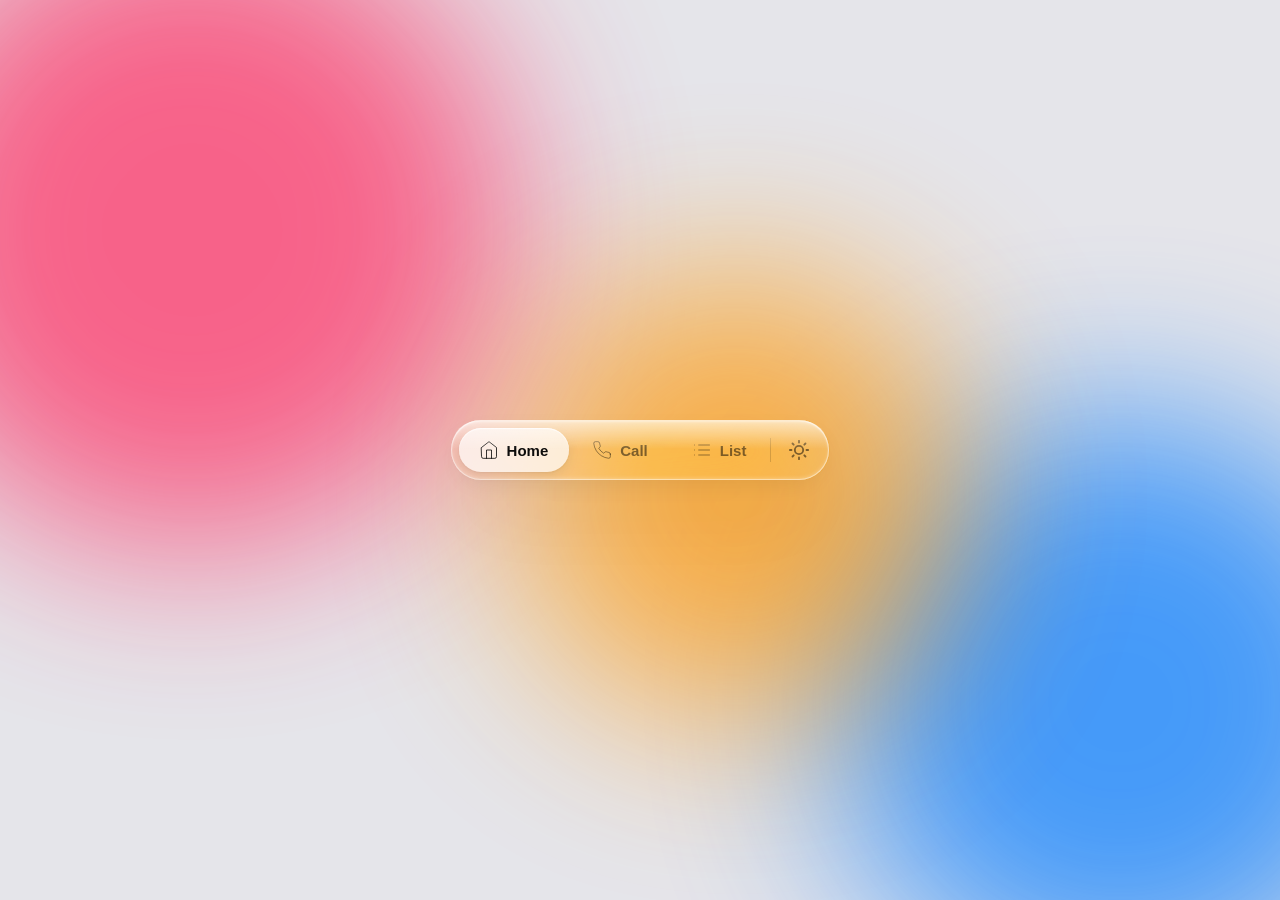
<file: Glassy style nav bar/index.html>
<!DOCTYPE html>
<html lang="en" data-theme="light">
<head>
    <meta charset="UTF-8">
    <meta name="viewport" content="width=device-width, initial-scale=1.0">
    <title>Apple Liquid Glass Nav</title>
    <style>
        /* =========================================
           1. APPLE THEME VARIABLEN
           ========================================= */
        :root {
            --bg-color: #e5e5ea;
            --blob-1: #ff2a5f;
            --blob-2: #007aff;
            --blob-3: #ff9500;
            --blob-opacity: 0.7;
            
            --glass-bg: rgba(255, 255, 255, 0.15);
            --glass-border: rgba(255, 255, 255, 0.4);
            --glass-shadow: rgba(0, 0, 0, 0.1);
            --glass-highlight: rgba(255, 255, 255, 0.8); 
            --glass-caustic: rgba(255, 255, 255, 0.4);   
            --reflection-start: rgba(255, 255, 255, 0.6); 
            --reflection-end: rgba(255, 255, 255, 0.0);
            --glare-color: rgba(255, 255, 255, 0.5);
            
            /* Slider Pill & Icons */
            --pill-bg: rgba(255, 255, 255, 0.7);
            --pill-shadow: 0 4px 12px rgba(0,0,0,0.08), 0 1px 2px rgba(0,0,0,0.05), inset 0 1px 1px rgba(255,255,255,0.8);
            --icon-color: rgba(0, 0, 0, 0.5);
            --icon-active: rgba(0, 0, 0, 0.95);
            --divider: rgba(0, 0, 0, 0.15);
        }

        [data-theme="dark"] {
            /* Hintergrund & Ambient Light Blobs */
            --bg-color: #000000;
            --blob-1: #bf5af2;
            --blob-2: #0a84ff;
            --blob-3: #ff375f;
            --blob-opacity: 0.5;
            
            /* Echtes Liquid Glass - Dark Mode */
            --glass-bg: rgba(30, 30, 35, 0.45);
            --glass-border: rgba(255, 255, 255, 0.15);
            --glass-shadow: rgba(0, 0, 0, 0.8);
            --glass-highlight: rgba(255, 255, 255, 0.25);
            --glass-caustic: rgba(255, 255, 255, 0.05);
            --reflection-start: rgba(255, 255, 255, 0.15);
            --reflection-end: rgba(255, 255, 255, 0.0);
            --glare-color: rgba(255, 255, 255, 0.15);
            
            /* Slider Pill & Icons */
            --pill-bg: rgba(60, 60, 65, 0.8);
            --pill-shadow: 0 4px 12px rgba(0,0,0,0.4), 0 1px 2px rgba(0,0,0,0.2), inset 0 1px 1px rgba(255,255,255,0.2);
            --icon-color: rgba(255, 255, 255, 0.5);
            --icon-active: #ffffff;
            --divider: rgba(255, 255, 255, 0.15);
        }

        /* =========================================
           2. GLOBALES SETUP & HINTERGRUND
           ========================================= */
        * {
            box-sizing: border-box;
            margin: 0;
            padding: 0;
        }

        body {
            height: 100vh;
            display: flex;
            justify-content: center;
            align-items: center;
            font-family: -apple-system, BlinkMacSystemFont, "SF Pro Display", "SF Pro Text", "Segoe UI", Roboto, Helvetica, Arial, sans-serif;
            background: transparent;
            -webkit-font-smoothing: antialiased;
            overflow: hidden;
        }

        .bg-mesh {
            position: absolute;
            inset: 0;
            z-index: -1;
            background: var(--bg-color);
            transition: background 0.8s ease;
            overflow: hidden;
        }

        .blob {
            position: absolute;
            border-radius: 50%;
            filter: blur(90px);
            opacity: var(--blob-opacity);
            animation: float 20s infinite alternate cubic-bezier(0.45, 0.05, 0.55, 0.95);
            will-change: transform;
            transition: background 0.8s ease, opacity 0.8s ease;
        }

        .blob-1 { width: 50vw; height: 50vw; top: -10%; left: -10%; background: var(--blob-1); animation-delay: 0s; }
        .blob-2 { width: 45vw; height: 45vw; bottom: -10%; right: -10%; background: var(--blob-2); animation-delay: -5s; }
        .blob-3 { width: 35vw; height: 35vw; top: 30%; left: 40%; background: var(--blob-3); animation-delay: -10s; }

        @keyframes float {
            0% { transform: translate(0, 0) scale(1) rotate(0deg); }
            33% { transform: translate(5%, 10%) scale(1.05) rotate(5deg); }
            66% { transform: translate(-5%, 5%) scale(0.95) rotate(-5deg); }
            100% { transform: translate(0, -10%) scale(1.1) rotate(0deg); }
        }

        .liquid-nav {
            position: relative;
            display: flex;
            align-items: center;
            padding: 8px;
            border-radius: 99px;
            
            background: var(--glass-bg);
            backdrop-filter: blur(50px) saturate(200%);
            -webkit-backdrop-filter: blur(50px) saturate(200%);
            
            box-shadow: 
                0 40px 80px -20px var(--glass-shadow),
                0 10px 30px -10px var(--glass-shadow),
                inset 0 2px 3px -1px var(--glass-highlight), 
                inset 0 -2px 4px -1px var(--glass-caustic),  
                inset 0 0 0 1px var(--glass-border);         
                
            transition: all 0.5s ease;
            z-index: 10;
        }

        
        .liquid-nav::before {
            content: '';
            position: absolute;
            top: 1px; left: 1px; right: 1px; height: 46%;
            /* Tropfenförmige Wölbung an den Rändern */
            border-radius: 99px 99px 24px 24px / 99px 99px 12px 12px;
            background: linear-gradient(180deg, var(--reflection-start) 0%, var(--reflection-end) 100%);
            pointer-events: none;
            z-index: 6; 
            transition: background 0.5s ease;
        }

        
        .liquid-glare-container {
            position: absolute;
            inset: 0;
            border-radius: 99px;
            overflow: hidden;
            pointer-events: none;
            z-index: 5; 
        }
        
        .liquid-glare {
            position: absolute;
            inset: 0;
            opacity: 0;
            transition: opacity 0.3s ease;
            background: radial-gradient(circle 90px at var(--x, 50%) var(--y, 50%), var(--glare-color) 0%, transparent 100%);
            mix-blend-mode: overlay;
        }
        
        .liquid-nav:hover .liquid-glare {
            opacity: 1;
        }

        /* =========================================
           4. NAVIGATION BUTTONS & SLIDER
           ========================================= */
        .nav-items {
            position: relative;
            display: flex;
            gap: 4px;
            z-index: 3;
        }

        .active-pill {
            position: absolute;
            top: 0; left: 0; 
            height: 44px;
            background: var(--pill-bg);
            border-radius: 99px;
            box-shadow: var(--pill-shadow);
            
            transition: transform 0.5s cubic-bezier(0.34, 1.2, 0.64, 1), 
                        width 0.5s cubic-bezier(0.34, 1.2, 0.64, 1),
                        background 0.5s ease, box-shadow 0.5s ease;
            z-index: 1; 
        }

        .nav-btn {
            position: relative;
            background: transparent;
            border: none;
            padding: 0 20px;
            height: 44px; 
            border-radius: 99px;
            font-family: inherit;
            font-size: 15px;
            font-weight: 600;
            color: var(--icon-color);
            cursor: pointer;
            -webkit-tap-highlight-color: transparent;
            transition: color 0.3s ease;
            outline: none;
            z-index: 2; 
        }

        .btn-content {
            display: flex;
            align-items: center;
            gap: 8px;
            pointer-events: none;
            transition: transform 0.2s cubic-bezier(0.32, 0.72, 0, 1);
        }

        .nav-btn:active .btn-content {
            transform: scale(0.92);
        }

        .nav-btn.active {
            color: var(--icon-active);
        }

        /* =========================================
           5. DIVIDER & DARK MODE THEME BUTTON
           ========================================= */
        .divider {
            width: 1px;
            height: 24px;
            background: var(--divider);
            margin: 0 4px;
            z-index: 3;
            transition: background 0.5s ease;
        }

        .theme-btn {
            position: relative;
            background: transparent;
            border: none;
            width: 44px;
            height: 44px;
            border-radius: 50%;
            color: var(--icon-color);
            cursor: pointer;
            -webkit-tap-highlight-color: transparent;
            z-index: 3;
            outline: none;
            margin-left: 2px;
            display: flex;
            align-items: center;
            justify-content: center;
            transition: color 0.3s ease;
        }

        .theme-btn:hover, .theme-btn:active {
            color: var(--icon-active);
        }

        .theme-icon-wrapper {
            position: relative;
            width: 20px;
            height: 20px;
            pointer-events: none;
            transition: transform 0.2s cubic-bezier(0.32, 0.72, 0, 1);
        }

        .theme-btn:active .theme-icon-wrapper {
            transform: scale(0.8);
        }

        .theme-icon-wrapper svg {
            position: absolute;
            top: 0; left: 0;
            transition: transform 0.5s cubic-bezier(0.34, 1.2, 0.64, 1), opacity 0.4s ease;
            stroke-width: 2.2;
        }

        .sun { opacity: 1; transform: rotate(0deg) scale(1); }
        .moon { opacity: 0; transform: rotate(-90deg) scale(0); }

        [data-theme="dark"] .sun { opacity: 0; transform: rotate(90deg) scale(0); }
        [data-theme="dark"] .moon { opacity: 1; transform: rotate(0deg) scale(1); }

    </style>
</head>
<body>

    <div class="bg-mesh">
        <div class="blob blob-1"></div>
        <div class="blob blob-2"></div>
        <div class="blob blob-3"></div>
    </div>

    <nav class="liquid-nav" id="nav">
        <div class="liquid-glare-container">
            <div class="liquid-glare" id="glare"></div>
        </div>

        <div class="nav-items">
            <div class="active-pill" id="active-pill"></div>

            <button class="nav-btn active">
                <div class="btn-content">
                    <svg width="20" height="20" viewBox="0 0 24 24" fill="none" stroke="currentColor" stroke-linecap="round" stroke-linejoin="round">
                        <path d="M3 9l9-7 9 7v11a2 2 0 0 1-2 2H5a2 2 0 0 1-2-2z"></path>
                        <polyline points="9 22 9 12 15 12 15 22"></polyline>
                    </svg>
                    <span>Home</span>
                </div>
            </button>

            <button class="nav-btn">
                <div class="btn-content">
                    <svg width="20" height="20" viewBox="0 0 24 24" fill="none" stroke="currentColor" stroke-linecap="round" stroke-linejoin="round">
                        <path d="M22 16.92v3a2 2 0 0 1-2.18 2 19.79 19.79 0 0 1-8.63-3.07 19.5 19.5 0 0 1-6-6 19.79 19.79 0 0 1-3.07-8.67A2 2 0 0 1 4.11 2h3a2 2 0 0 1 2 1.72 12.84 12.84 0 0 0 .7 2.81 2 2 0 0 1-.45 2.11L8.09 9.91a16 16 0 0 0 6 6l1.27-1.27a2 2 0 0 1 2.11-.45 12.84 12.84 0 0 0 2.81.7A2 2 0 0 1 22 16.92z"></path>
                    </svg>
                    <span>Call</span>
                </div>
            </button>

            <button class="nav-btn">
                <div class="btn-content">
                    <svg width="20" height="20" viewBox="0 0 24 24" fill="none" stroke="currentColor" stroke-linecap="round" stroke-linejoin="round">
                        <line x1="8" y1="6" x2="21" y2="6"></line>
                        <line x1="8" y1="12" x2="21" y2="12"></line>
                        <line x1="8" y1="18" x2="21" y2="18"></line>
                        <line x1="3" y1="6" x2="3.01" y2="6"></line>
                        <line x1="3" y1="12" x2="3.01" y2="12"></line>
                        <line x1="3" y1="18" x2="3.01" y2="18"></line>
                    </svg>
                    <span>List</span>
                </div>
            </button>
        </div>

        <div class="divider"></div>

        <button class="theme-btn" id="theme-btn" aria-label="Dark Mode Toggle">
            <div class="theme-icon-wrapper">
                <svg class="sun" width="20" height="20" viewBox="0 0 24 24" fill="none" stroke="currentColor" stroke-linecap="round" stroke-linejoin="round">
                    <circle cx="12" cy="12" r="5"></circle>
                    <line x1="12" y1="1" x2="12" y2="3"></line>
                    <line x1="12" y1="21" x2="12" y2="23"></line>
                    <line x1="4.22" y1="4.22" x2="5.64" y2="5.64"></line>
                    <line x1="18.36" y1="18.36" x2="19.78" y2="19.78"></line>
                    <line x1="1" y1="12" x2="3" y2="12"></line>
                    <line x1="21" y1="12" x2="23" y2="12"></line>
                    <line x1="4.22" y1="19.78" x2="5.64" y2="18.36"></line>
                    <line x1="18.36" y1="5.64" x2="19.78" y2="4.22"></line>
                </svg>
                <svg class="moon" width="20" height="20" viewBox="0 0 24 24" fill="none" stroke="currentColor" stroke-linecap="round" stroke-linejoin="round">
                    <path d="M21 12.79A9 9 0 1 1 11.21 3 7 7 0 0 0 21 12.79z"></path>
                </svg>
            </div>
        </button>
    </nav>

    <script>
        document.addEventListener("DOMContentLoaded", () => {
            const navButtons = document.querySelectorAll(".nav-btn");
            const activePill = document.getElementById("active-pill");
            const themeBtn = document.getElementById("theme-btn");
            const nav = document.getElementById("nav");
            const glare = document.getElementById("glare");

            function updatePill(btn, smooth = true) {
                if (!btn) return;
                
                if (!smooth) {
                    activePill.style.transition = 'none';
                } else {
                    activePill.style.transition = 'transform 0.5s cubic-bezier(0.34, 1.2, 0.64, 1), width 0.5s cubic-bezier(0.34, 1.2, 0.64, 1), background 0.5s ease, box-shadow 0.5s ease';
                }
                
                activePill.style.width = `${btn.offsetWidth}px`;
                activePill.style.transform = `translateX(${btn.offsetLeft}px)`;
            }

            const initialActive = document.querySelector(".nav-btn.active");
            if (initialActive) {
                setTimeout(() => {
                    updatePill(initialActive, false);
                    void activePill.offsetWidth; 
                }, 50);
            }

            navButtons.forEach(btn => {
                btn.addEventListener("click", () => {
                    navButtons.forEach(b => b.classList.remove("active"));
                    btn.classList.add("active");
                    updatePill(btn);
                });
            });

            themeBtn.addEventListener("click", () => {
                const root = document.documentElement;
                const isDark = root.getAttribute("data-theme") === "dark";
                root.setAttribute("data-theme", isDark ? "light" : "dark");
                
                setTimeout(() => {
                    const active = document.querySelector(".nav-btn.active");
                    if (active) updatePill(active);
                }, 100);
            });

            window.addEventListener("resize", () => {
                const active = document.querySelector(".nav-btn.active");
                if (active) updatePill(active, false);
            });

            nav.addEventListener("mousemove", (e) => {
                const rect = nav.getBoundingClientRect();
                const x = e.clientX - rect.left;
                const y = e.clientY - rect.top;
                
                glare.style.setProperty("--x", `${x}px`);
                glare.style.setProperty("--y", `${y}px`);
            });
        });
    </script>
</body>
</html>
</file>
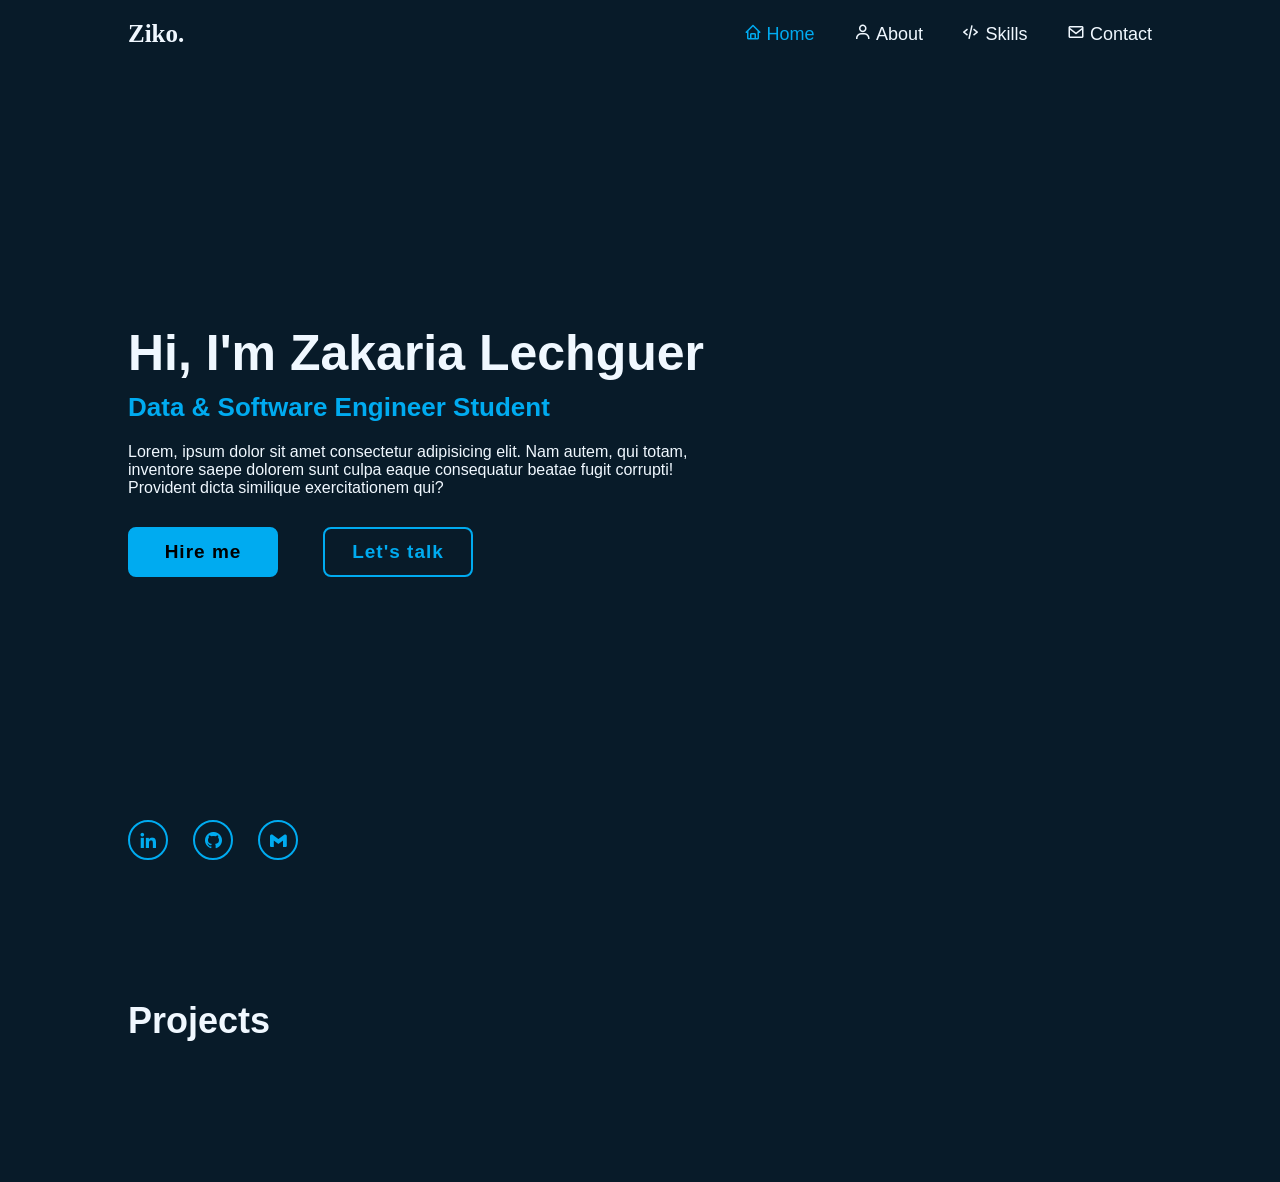
<file: Portfolio/index.html>
<!DOCTYPE html>
<html lang="en">
<head>
    <meta charset="UTF-8">
    <meta name="viewport" content="width=device-width, initial-scale=1.0">
    <title>Zakaria Lechguer | Portfolio</title>
    <link rel="stylesheet" href="style.css">
    <link rel="stylesheet" href="projects.css">
    <link href='https://unpkg.com/boxicons@2.1.4/css/boxicons.min.css' rel='stylesheet'>
</head>
<body>
    <!-- header design -->
     <header class="header">
        <a href="#" class="logo">Ziko.</a>
        <input type="checkbox" id="menu-toggle">
        <label for="menu-toggle" class="menu-icon">
            <i class='bx bx-menu'></i>
        </label>
        <nav class="nav-sidebar">
            <button class="close-btn">
                <i class='bx bx-x'></i>
            </button>
            <a href="#" class="active"><i class='bx bx-home'></i> Home</a>
            <a href="#"><i class='bx bx-user'></i> About</a>
            <a href="#"><i class='bx bx-code-alt'></i> Skills</a>
            <a href="#"><i class='bx bx-envelope'></i> Contact</a>
        </nav>
        <nav class="navbar">
            <a href="#" class="active"><i class='bx bx-home'></i> Home</a>
            <a href="#"><i class='bx bx-user'></i> About</a>
            <a href="#"><i class='bx bx-code-alt'></i> Skills</a>
            <a href="#"><i class='bx bx-envelope'></i> Contact</a>
        </nav>
     </header>
     <!-- home section design -->
      <section class="home">
            <div class="home-content">
                <h1>Hi, I'm Zakaria Lechguer</h1>
                <h3>Data & Software Engineer Student</h3>
                <p>Lorem, ipsum dolor sit amet consectetur adipisicing elit. Nam autem, qui totam, inventore saepe dolorem sunt culpa eaque consequatur beatae fugit corrupti! Provident dicta similique exercitationem qui?</p>
                <div class="btn-box">
                    <a href="#">Hire me</a>
                    <a href="#">Let's talk</a>
                </div>
            </div>
            <div class="home-sci">
                <a href="#"><i class="bx bxl-linkedin"></i></a>
                <a href="#"><i class="bx bxl-github"></i></a>
                <a href="#"><i class="bx bxl-gmail"></i></a>
            </div>
      </section>

      <section class="projects" id="projects">
        <h2>Projects</h2>
        <div class="projects-container" id="projects-container">
            <!-- projects will be injected here -->
        </div>
        <div id="scroll-trigger"></div>
      </section>
      
    <script src="index.js"></script>
</body>
</html>
</file>
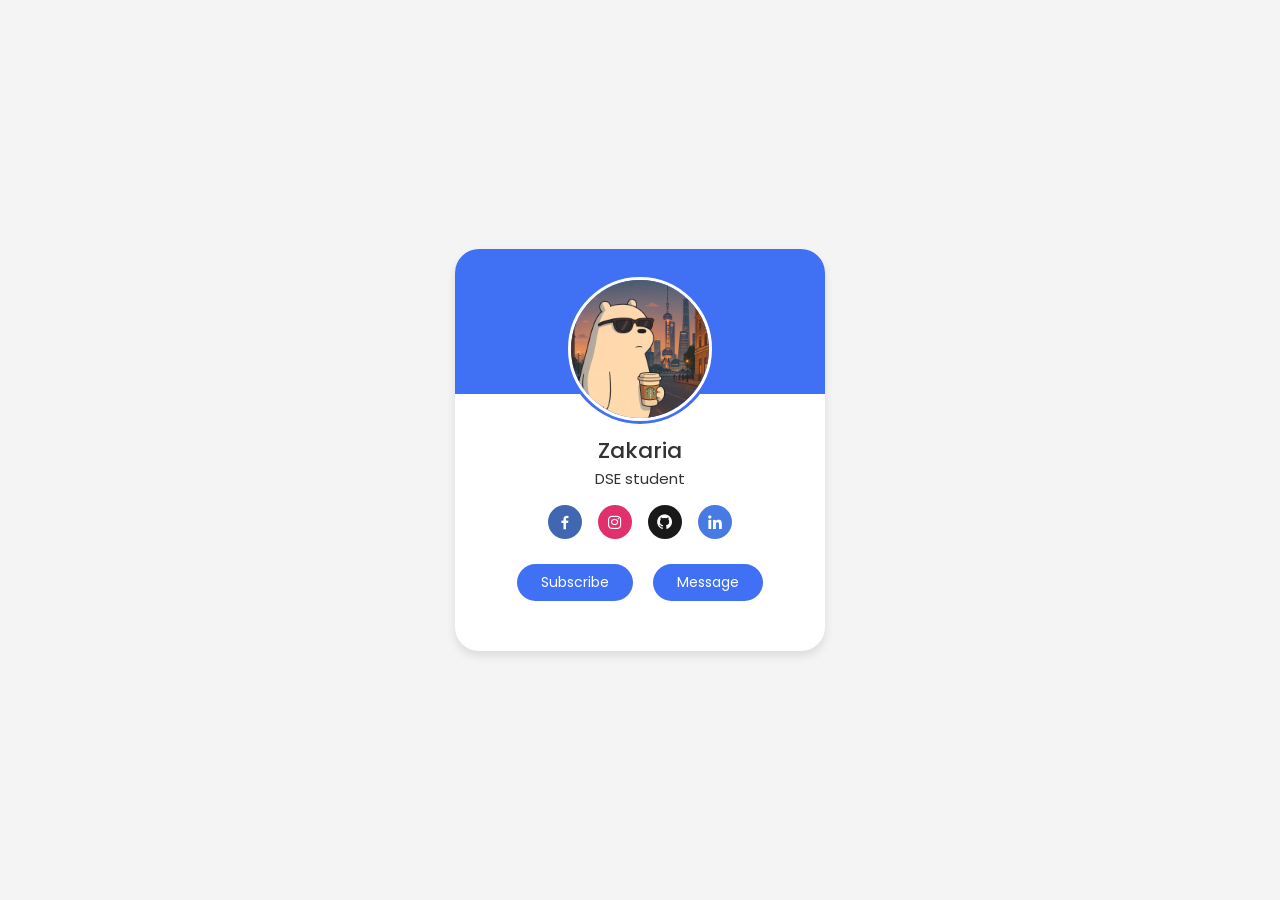
<file: page/test.html>
<!DOCTYPE html>
<html lang="en">
<head>
    <meta charset="UTF-8">
    <meta name="viewport" content="width=device-width, initial-scale=1.0">
    <link rel="stylesheet" type="text/css" href="test.css">
    <title>Profile Card UI Design</title>
    <link href='https://unpkg.com/boxicons@2.1.4/css/boxicons.min.css' rel='stylesheet'>
</head>
<body>
    <div class="profile-card">
        <div class="image">
            <img src="9d9fe08a397670cf7aa24facaddcceee.jpg" alt="" class="profile-img">
        </div>
        <div class="text-data">
            <span class="name">Zakaria</span>
            <span class="Career">DSE student</span>
        </div>
        <div class="media-botton">
            <a href="#" style="background: #4267b2" class="link">
                <i class="bx bxl-facebook"></i>
            </a>
            <a href="#" style="background: #e1306c" class="link">
                <i class="bx bxl-instagram"></i>
            </a>
            <a href="#" style="background: #1a1919" class="link">
                <i class="bx bxl-github"></i>
            </a>
            <a href="#" style="background: #477ae2" class="link">
                <i class="bx bxl-linkedin"></i>
            </a>
        </div>
        <div class="buttons">
            <button class="button">Subscribe</button>
            <button class="button">Message</button>
        </div>
    </div>
</body>
</html>
</file>
<file: Portfolio/style.css>
*{
    margin: 0;
    padding: 0;
    box-sizing: border-box;
    font-family: sans-serif;
}

body{
    background: #081b29;
    color: aliceblue;
}

.header{
    position: fixed;
    top: 0;
    left: 0;
    width: 100%;
    padding: 20px 10%;
    background: transparent;
    display: flex;
    justify-content: space-between;
    align-items: center;
    z-index: 100;
}

.logo{
    position: relative;
    font-size: 25px;
    font-family: Cambria, Cochin, Georgia, Times, 'Times New Roman', serif;
    color: aliceblue;
    text-decoration: none;
    font-weight: 600;
}

.logo::before{
    content: '';
    position: absolute;
    top: 0;
    right: 0;
    height: 100%;
    width: 100%;
    background: #081b29;
    animation: ShowRight 1s ease forwards;
    animation-delay: .4s;
}

.navbar a {
    position: relative;
    font-size: 18px;
    font-family: 'Franklin Gothic Medium', 'Arial Narrow', Arial, sans-serif;
    color: aliceblue;
    text-decoration: none;
    margin-left: 35px;
    transition: all 0.3s ease;
}

.navbar::before{
    content: '';
    position: absolute;
    top: 0;
    right: 0;
    height: 100%;
    width: 100%;
    background: #081b29;
    animation: ShowRight 1s ease forwards;
    animation-delay: .4s;
    z-index: 2;
}

.navbar a:hover ,
.navbar a.active {
    color: #00abf0;
}

.menu-icon {
    font-size: 30px;
    color: aliceblue;
    cursor: pointer;
    display: none;
}

#menu-toggle {
    display: none;
}

.nav-sidebar {
    position: fixed;
    top: 0;
    right: -280px;
    width: 260px;
    height: 100vh;
    background: rgba(8, 27, 41, 0.85);
    backdrop-filter: blur(10px);
    padding-top: 120px;
    display: flex;
    flex-direction: column;
    gap: 25px;
    transition: right 0.4s ease;
    z-index: 999;
}

.nav-sidebar a {
    display: flex;
    align-items: center;
    gap: 12px;
    color: aliceblue;
    text-decoration: none;
    font-size: 20px;
    padding-left: 30px;
     transition: 0.3s;
}

.nav-sidebar a:hover,
.nav-sidebar a.active {
    color: #00abf0;
    transform: translateX(-5px);
}

#menu-toggle:checked ~ .nav-sidebar {
    right: 0;
}

.close-btn{
    position: absolute;
    top: 25px;
    right: 20px;
    background: none;
    border: none;
    cursor: pointer;
    font-size: 32px;
    color: aliceblue;
    transition: 0.3s;
}

.close-btn:hover{
    color: #00abf0;
    transform: rotate(90deg);
}


.home{
    height: 100vh;
    background: #081b29;
    display: flex;
    align-items: center;
    padding: 0 10%;
}

.home-content{
    max-width: 600px;
}

.home-content h1{
    position: relative;
    font-size: 50px;
    font-weight: 700;
    margin-bottom: 10px;
}

.home-content h1::before{
    content: '';
    position: absolute;
    top: 0;
    right: 0;
    height: 100%;
    width: 100%;
    background: #081b29;
    animation: ShowRight 1s ease forwards;
    animation-delay: 1s;
}

.home-content h3{
    position: relative;
    font-size: 26px;
    font-weight: 700;
    color: #00abf0;
    margin-bottom: 20px;
}

.home-content h3::before{
    content: '';
    position: absolute;
    top: 0;
    right: 0;
    height: 100%;
    width: 100%;
    background: #081b29;
    animation: ShowRight 1s ease forwards;
    animation-delay: 1.3s;
}

.home-content p{
    position: relative;
    font-size: 16px;
    margin-bottom: 30px;
}

.home-content p::before{
    content: '';
    position: absolute;
    top: 0;
    right: 0;
    height: 100%;
    width: 100%;
    background: #081b29;
    animation: ShowRight 1s ease forwards;
    animation-delay: 1.6s;
}

.home-content .btn-box{
    position: relative;
    display: flex;
    justify-content: space-between;
    width: 345px;
    height: 50px;
}

.home-content .btn-box::before{
    content: '';
    position: absolute;
    top: 0;
    right: 0;
    height: 100%;
    width: 100%;
    background: #081b29;
    animation: ShowRight 1s ease forwards;
    animation-delay: 1.9s;
    z-index: 2;
}

.btn-box a{
    position: relative;
    display: inline-flex;
    justify-content: center;
    align-items: center;
    width: 150px;
    height: 100%;
    background: #00abf0;
    border: 2px solid #00abf0;
    border-radius: 8px;
    font-size: 19px;
    color: black;
    text-decoration: none;
    font-weight: 600;
    letter-spacing: 1px;
    z-index: 1;
    overflow: hidden;
    transition: 0.5s;
}

.btn-box a:hover{
    color: #00abf0;
}

.btn-box a:nth-child(2){
    background: transparent;
    color: #00abf0;
}

.btn-box a:nth-child(2):hover{
    color: #081b29;
}

.btn-box a:nth-child(2)::before{
    background: #00abf0;
}

.btn-box a::before{
    content: '';
    position: absolute;
    top: 0;
    left: 0;
    background: #081b29;
    width: 0;
    height: 100%;
    z-index: -1;
    transition: 0.5s;
}

.btn-box a:hover::before{
    width: 100%;
}

.home-sci{
    position: absolute;
    bottom: 40px;
    width: 170px;
    display: flex;
    justify-content: space-between;
}

.home-sci::before{
    content: '';
    position: absolute;
    top: 0;
    right: 0;
    height: 100%;
    width: 100%;
    background: #081b29;
    animation: ShowRight 1s ease forwards;
    animation-delay: 2.5s;
    z-index: 2;
}

.home-sci a{
    position: relative;
    display: inline-flex;
    justify-content: center;
    align-items: center;
    width: 40px;
    height: 40px;
    background: transparent;
    border: 2px solid #00abf0 ;
    border-radius: 50%;
    font-size: 20px;
    color: #00abf0;
    text-decoration: none;
    z-index: 1;
    overflow: hidden;
}

.home-sci a:hover{
    color: #081b29;
}

.home-sci a::before{
    content: "";
    position: absolute;
    top: 0;
    left: 0;
    width: 0;
    height: 100%;
    background: #00abf0;
    z-index: -1;
    transition: .3s;
}

.home-sci a:hover::before{
    width: 100%;
}

.header::before,
.navbar::before,
.logo::before,
.home-content h1::before,
.home-content h3::before,
.home-content p::before,
.home-content .btn-box::before,
.home-sci::before {
    pointer-events: none;
}


/*KEYFRAMES ANIMATION*/
@keyframes ShowRight{
    100%{
        width: 0;
    }
}

/* 📱 Mobile */
@media (max-width: 768px) {
    .navbar {
        display: none;
    }

    .menu-icon {
        display: block;
    }
}

/* 💻 PC */
@media (min-width: 769px) {
    .nav-sidebar {
        display: none;
    }
}
</file>
<file: Portfolio/projects.css>
.projects {
    padding: 100px 10%;
}

.projects h2 {
    font-size: 36px;
    margin-bottom: 40px;
}
</file>
<file: page/test.css>
@import url('https://fonts.googleapis.com/css2?family=Poppins:wght@300;400;500;600&display=swap');

*{
    margin: 0 ;
    padding: 0;
    box-sizing: border-box;
    font-family: "Poppins", sans-serif;
}
body{
    height: 100vh;
    display: flex;
    align-items: center;
    justify-content: center;
    background-color: #f4f4f4;

}

.profile-card {
    display: flex;
    flex-direction: column;
    align-items: center;
    max-width: 370px;
    width: 100%;
    background: #fff;
    border-radius: 24px;
    padding: 25px;
    box-shadow: 0 5px 10px rgb(0, 0, 0 , 0.1);
    position: relative;
}

.profile-card::before{
    content: "";
    position: absolute;
    top: 0;
    left: 0;
    height: 36%;
    width: 100%;
    border-radius: 24px 24px 0 0;
    background-color: #4070f4;
}

.image{
    position: relative;
    height: 150px;
    width: 150px;
    border-radius: 50%;
    background-color: #4070f4;
    padding: 3px;
    margin-bottom: 10px;
}

.image .profile-img{
    height: 100%;
    width: 100%;
    object-fit: cover;
    border-radius: 50%;
    border: 3px solid #fff;
}

.profile-card .text-data {
    display: flex;
    flex-direction: column;
    align-items: center;
    color: #333;
}

.text-data .name{
    font-size:22px ;
    font-weight: 500;
}

.text-data .Career{
    font-size:15px ;
    font-weight: 400;
}

.profile-card .media-botton{
    display: flex;
    align-items: center;
    margin-top: 15px ;
}

.media-botton .link{
    display: flex;
    align-items: center;
    justify-content: center;
    color: #fff;
    font-size: 18px;
    height: 34px;
    width: 34px;
    margin: 0 8px;
    border-radius: 50%;
    background-color: #4070f4 ;
    text-decoration: none;
}

.profile-card .buttons{
    display: flex;
    align-items: center;
    margin: 25px;
}

.buttons .button{
    color: #fff;
    border: none;
    font-size: 14px;
    font-weight: 400;
    border-radius: 24px;
    padding: 8px 24px;
    margin: 0 10px;
    background-color: #4070f4;
    cursor: pointer;
    transition: all 0.3s ease;
}

.buttons .button:hover{
    background-color: #0e4fb1;
}
</file>
